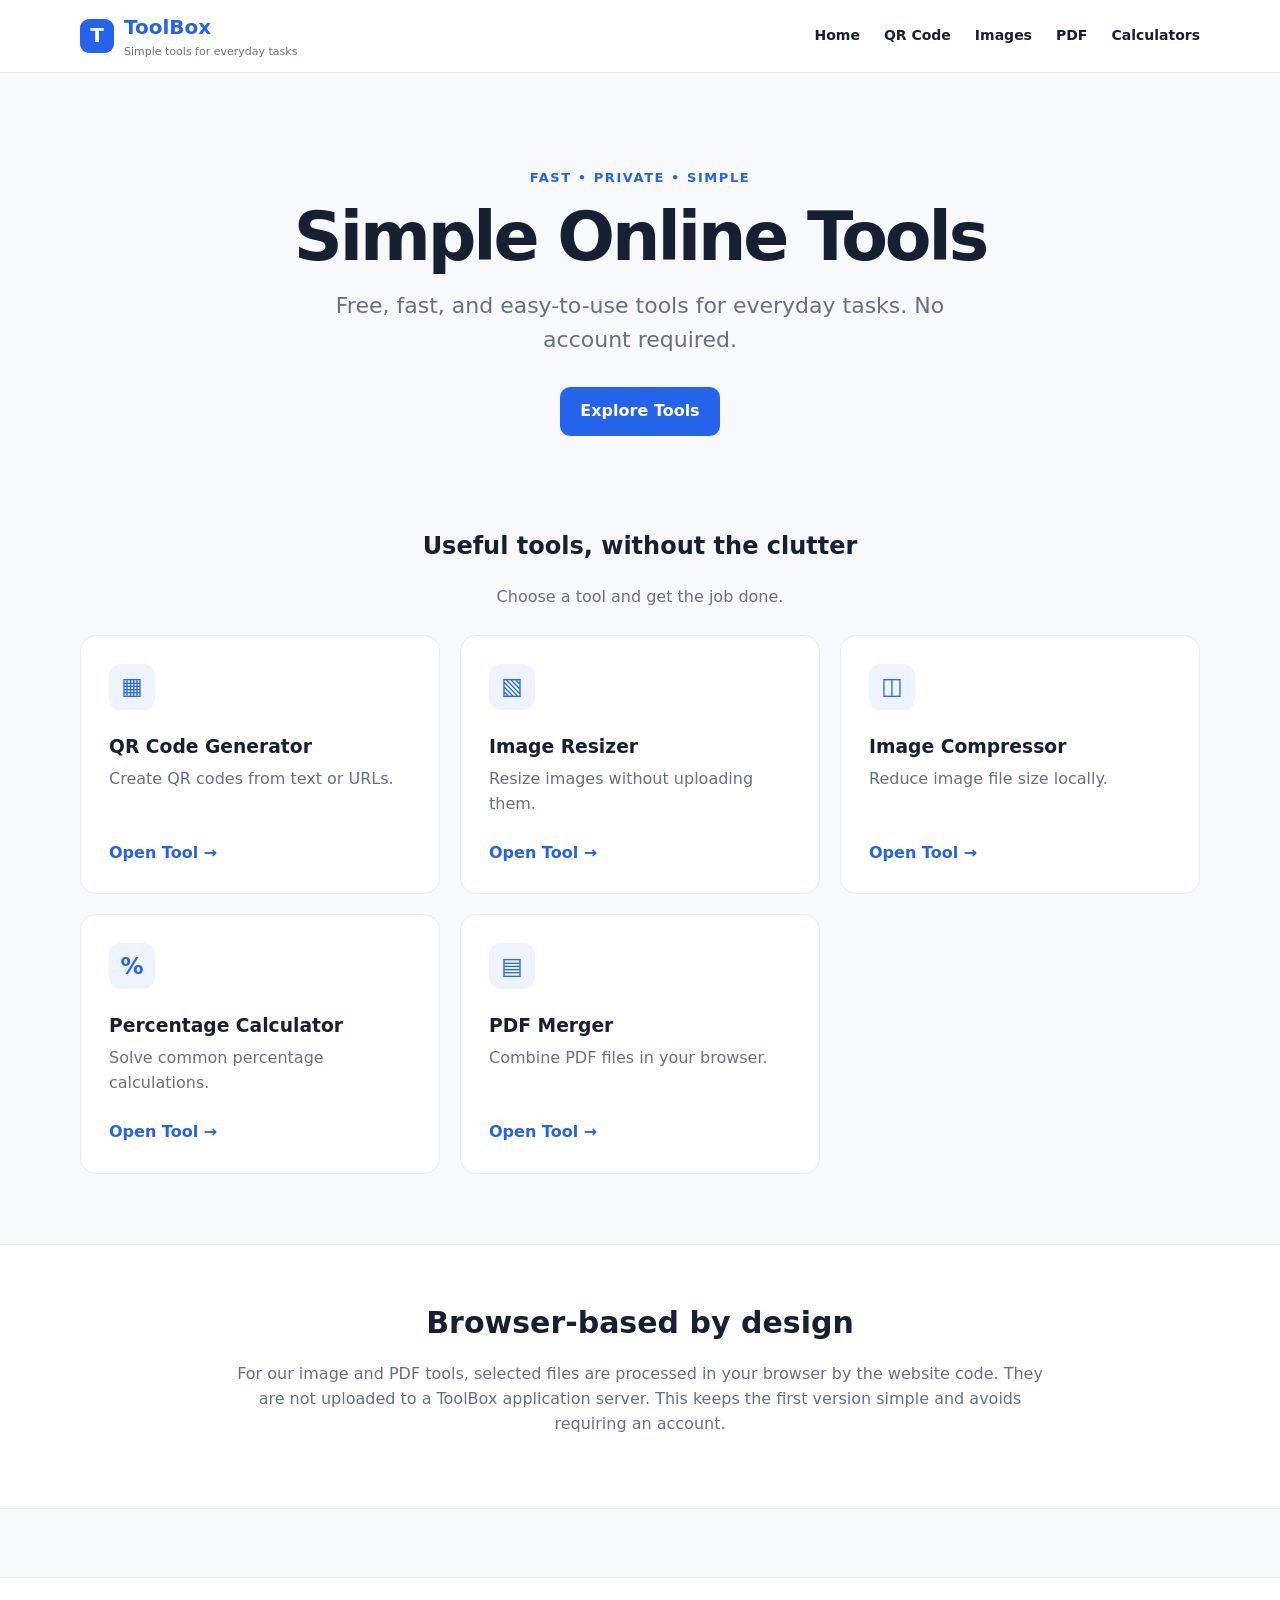
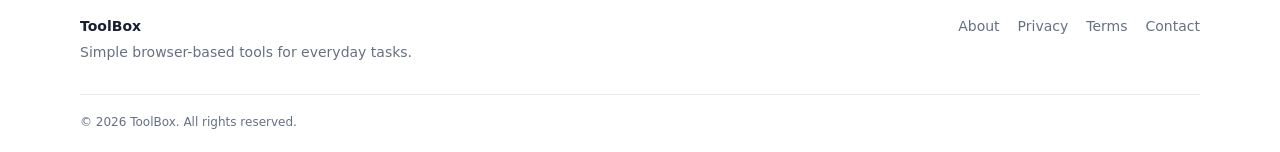
<file: index.html>
<!doctype html><html lang="en"><head><meta charset="utf-8"><meta name="viewport" content="width=device-width,initial-scale=1"><title>Simple Online Tools | ToolBox</title><meta name="description" content="Free, fast, browser-based tools for QR codes, images, percentages, and PDFs."><meta name="theme-color" content="#2563eb"><meta property="og:title" content="Simple Online Tools | ToolBox"><meta property="og:description" content="Free, fast, browser-based tools for QR codes, images, percentages, and PDFs."><meta property="og:type" content="website"><meta property="og:site_name" content="ToolBox"><link rel="icon" href="assets/icons/favicon.svg" type="image/svg+xml"><link rel="stylesheet" href="css/style.css"></head><body><header class="site-header"><div class="nav-wrap"><a class="brand" href="index.html"><span class="logo" aria-hidden="true">T</span><span>ToolBox<small>Simple tools for everyday tasks</small></span></a><button class="menu-btn" aria-label="Toggle navigation" aria-expanded="false">Menu</button><nav class="nav" aria-label="Main navigation"><a href="index.html">Home</a><a href="tools/qr.html">QR Code</a><a href="tools/image-resizer.html">Images</a><a href="tools/pdf-merger.html">PDF</a><a href="tools/percentage.html">Calculators</a></nav></div></header><main><section class="hero container"><span class="eyebrow">Fast • Private • Simple</span><h1>Simple Online Tools</h1><p>Free, fast, and easy-to-use tools for everyday tasks. No account required.</p><a class="btn" href="#tools">Explore Tools</a></section><section id="tools" class="container"><div class="section-head"><h2>Useful tools, without the clutter</h2><p>Choose a tool and get the job done.</p></div><div class="tool-grid"><a class="tool-card" href="tools/qr.html"><span class="icon">▦</span><h3>QR Code Generator</h3><p>Create QR codes from text or URLs.</p><strong>Open Tool →</strong></a><a class="tool-card" href="tools/image-resizer.html"><span class="icon">▧</span><h3>Image Resizer</h3><p>Resize images without uploading them.</p><strong>Open Tool →</strong></a><a class="tool-card" href="tools/image-compressor.html"><span class="icon">◫</span><h3>Image Compressor</h3><p>Reduce image file size locally.</p><strong>Open Tool →</strong></a><a class="tool-card" href="tools/percentage.html"><span class="icon">%</span><h3>Percentage Calculator</h3><p>Solve common percentage calculations.</p><strong>Open Tool →</strong></a><a class="tool-card" href="tools/pdf-merger.html"><span class="icon">▤</span><h3>PDF Merger</h3><p>Combine PDF files in your browser.</p><strong>Open Tool →</strong></a></div></section><section class="trust"><div class="container trust-inner"><h2>Browser-based by design</h2><p>For our image and PDF tools, selected files are processed in your browser by the website code. They are not uploaded to a ToolBox application server. This keeps the first version simple and avoids requiring an account.</p></div></section></main><footer><div class="container footer-grid"><div><strong>ToolBox</strong><p>Simple browser-based tools for everyday tasks.</p></div><nav aria-label="Footer"><a href="about.html">About</a><a href="privacy.html">Privacy</a><a href="terms.html">Terms</a><a href="contact.html">Contact</a></nav></div><div class="container copyright">© 2026 ToolBox. All rights reserved.</div></footer><script src="js/main.js"></script></body></html>
</file>
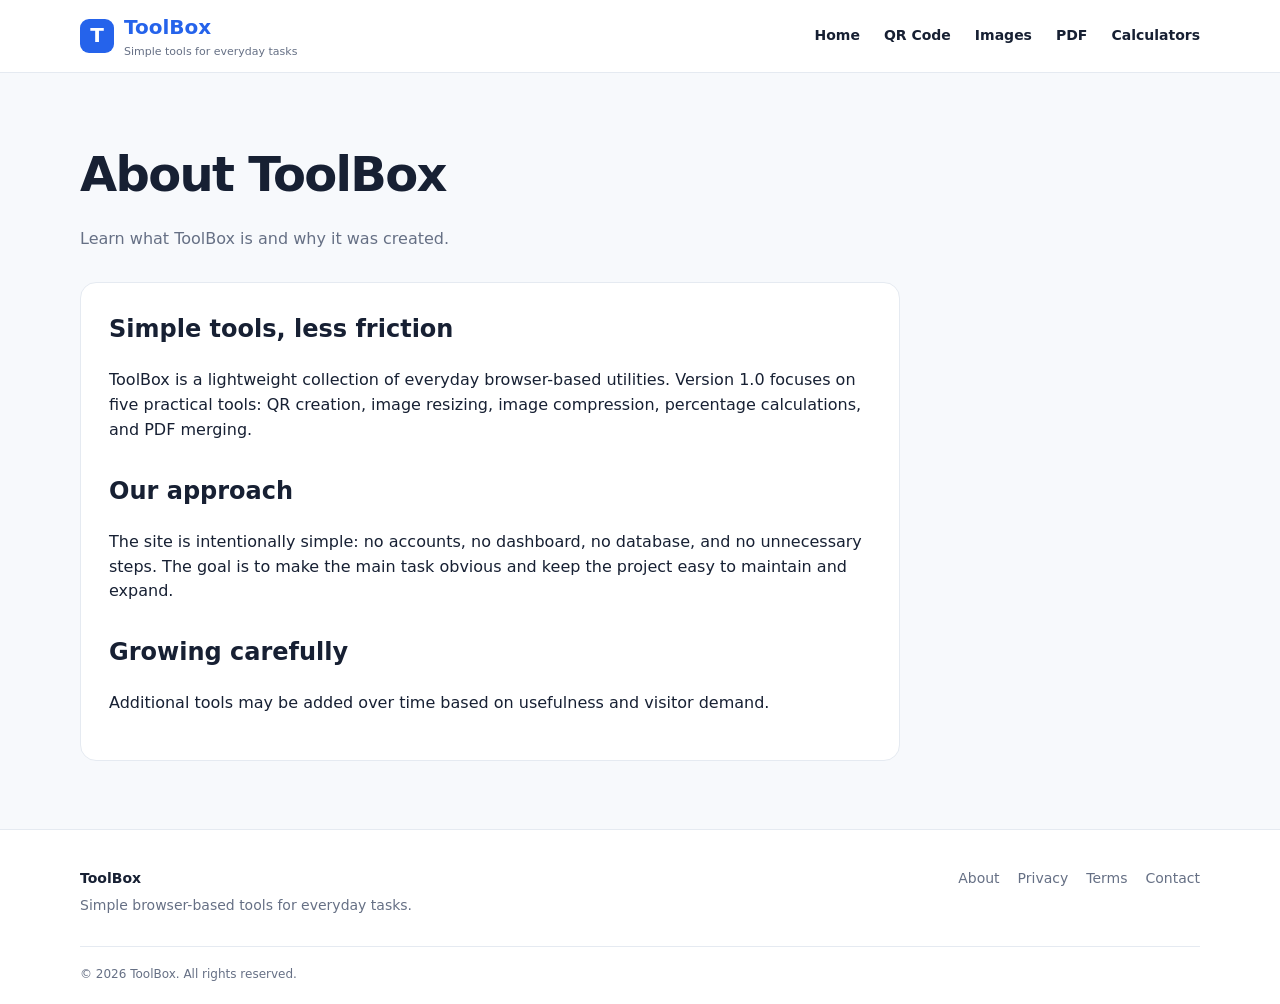
<file: about.html>
<!doctype html><html lang="en"><head><meta charset="utf-8"><meta name="viewport" content="width=device-width,initial-scale=1"><title>About ToolBox | ToolBox</title><meta name="description" content="Learn what ToolBox is and why it was created."><meta name="theme-color" content="#2563eb"><meta property="og:title" content="About ToolBox | ToolBox"><meta property="og:description" content="Learn what ToolBox is and why it was created."><meta property="og:type" content="website"><meta property="og:site_name" content="ToolBox"><link rel="icon" href="assets/icons/favicon.svg" type="image/svg+xml"><link rel="stylesheet" href="css/style.css"></head><body><header class="site-header"><div class="nav-wrap"><a class="brand" href="index.html"><span class="logo" aria-hidden="true">T</span><span>ToolBox<small>Simple tools for everyday tasks</small></span></a><button class="menu-btn" aria-label="Toggle navigation" aria-expanded="false">Menu</button><nav class="nav" aria-label="Main navigation"><a href="index.html">Home</a><a href="tools/qr.html">QR Code</a><a href="tools/image-resizer.html">Images</a><a href="tools/pdf-merger.html">PDF</a><a href="tools/percentage.html">Calculators</a></nav></div></header><main class="container content-page"><h1>About ToolBox</h1><p class="lead">Learn what ToolBox is and why it was created.</p><article class="content-card"><h2>Simple tools, less friction</h2><p>ToolBox is a lightweight collection of everyday browser-based utilities. Version 1.0 focuses on five practical tools: QR creation, image resizing, image compression, percentage calculations, and PDF merging.</p><h2>Our approach</h2><p>The site is intentionally simple: no accounts, no dashboard, no database, and no unnecessary steps. The goal is to make the main task obvious and keep the project easy to maintain and expand.</p><h2>Growing carefully</h2><p>Additional tools may be added over time based on usefulness and visitor demand.</p></article></main><footer><div class="container footer-grid"><div><strong>ToolBox</strong><p>Simple browser-based tools for everyday tasks.</p></div><nav aria-label="Footer"><a href="about.html">About</a><a href="privacy.html">Privacy</a><a href="terms.html">Terms</a><a href="contact.html">Contact</a></nav></div><div class="container copyright">© 2026 ToolBox. All rights reserved.</div></footer><script src="js/main.js"></script></body></html>
</file>
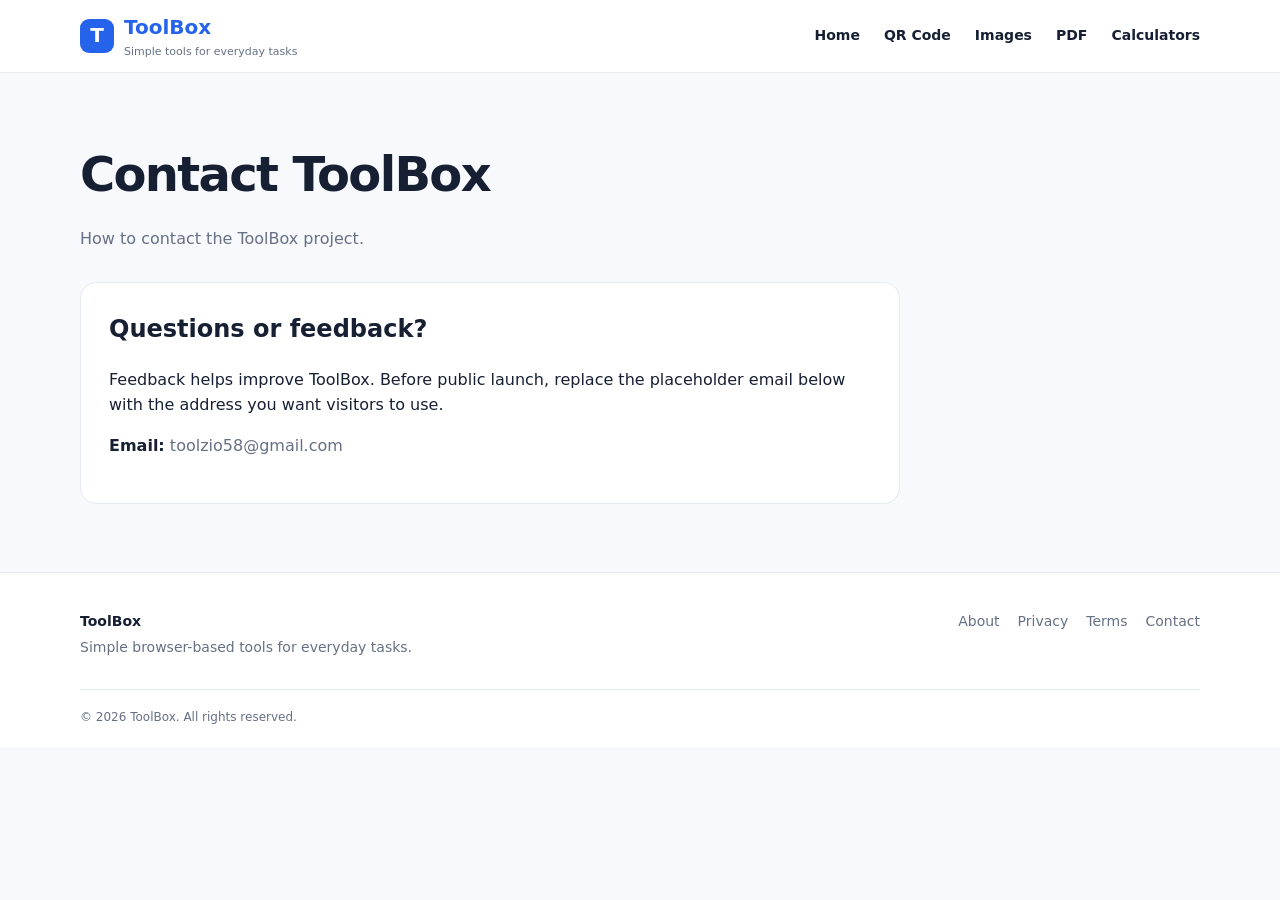
<file: contact.html>
<!doctype html><html lang="en"><head><meta charset="utf-8"><meta name="viewport" content="width=device-width,initial-scale=1"><title>Contact ToolBox | ToolBox</title><meta name="description" content="How to contact the ToolBox project."><meta name="theme-color" content="#2563eb"><meta property="og:title" content="Contact ToolBox | ToolBox"><meta property="og:description" content="How to contact the ToolBox project."><meta property="og:type" content="website"><meta property="og:site_name" content="ToolBox"><link rel="icon" href="assets/icons/favicon.svg" type="image/svg+xml"><link rel="stylesheet" href="css/style.css"></head><body><header class="site-header"><div class="nav-wrap"><a class="brand" href="index.html"><span class="logo" aria-hidden="true">T</span><span>ToolBox<small>Simple tools for everyday tasks</small></span></a><button class="menu-btn" aria-label="Toggle navigation" aria-expanded="false">Menu</button><nav class="nav" aria-label="Main navigation"><a href="index.html">Home</a><a href="tools/qr.html">QR Code</a><a href="tools/image-resizer.html">Images</a><a href="tools/pdf-merger.html">PDF</a><a href="tools/percentage.html">Calculators</a></nav></div></header><main class="container content-page"><h1>Contact ToolBox</h1><p class="lead">How to contact the ToolBox project.</p><article class="content-card"><h2>Questions or feedback?</h2><p>Feedback helps improve ToolBox. Before public launch, replace the placeholder email below with the address you want visitors to use.</p><p><strong>Email:</strong> <span class="muted">toolzio58@gmail.com</span></p></article></main><footer><div class="container footer-grid"><div><strong>ToolBox</strong><p>Simple browser-based tools for everyday tasks.</p></div><nav aria-label="Footer"><a href="about.html">About</a><a href="privacy.html">Privacy</a><a href="terms.html">Terms</a><a href="contact.html">Contact</a></nav></div><div class="container copyright">© 2026 ToolBox. All rights reserved.</div></footer><script src="js/main.js"></script></body></html>
</file>
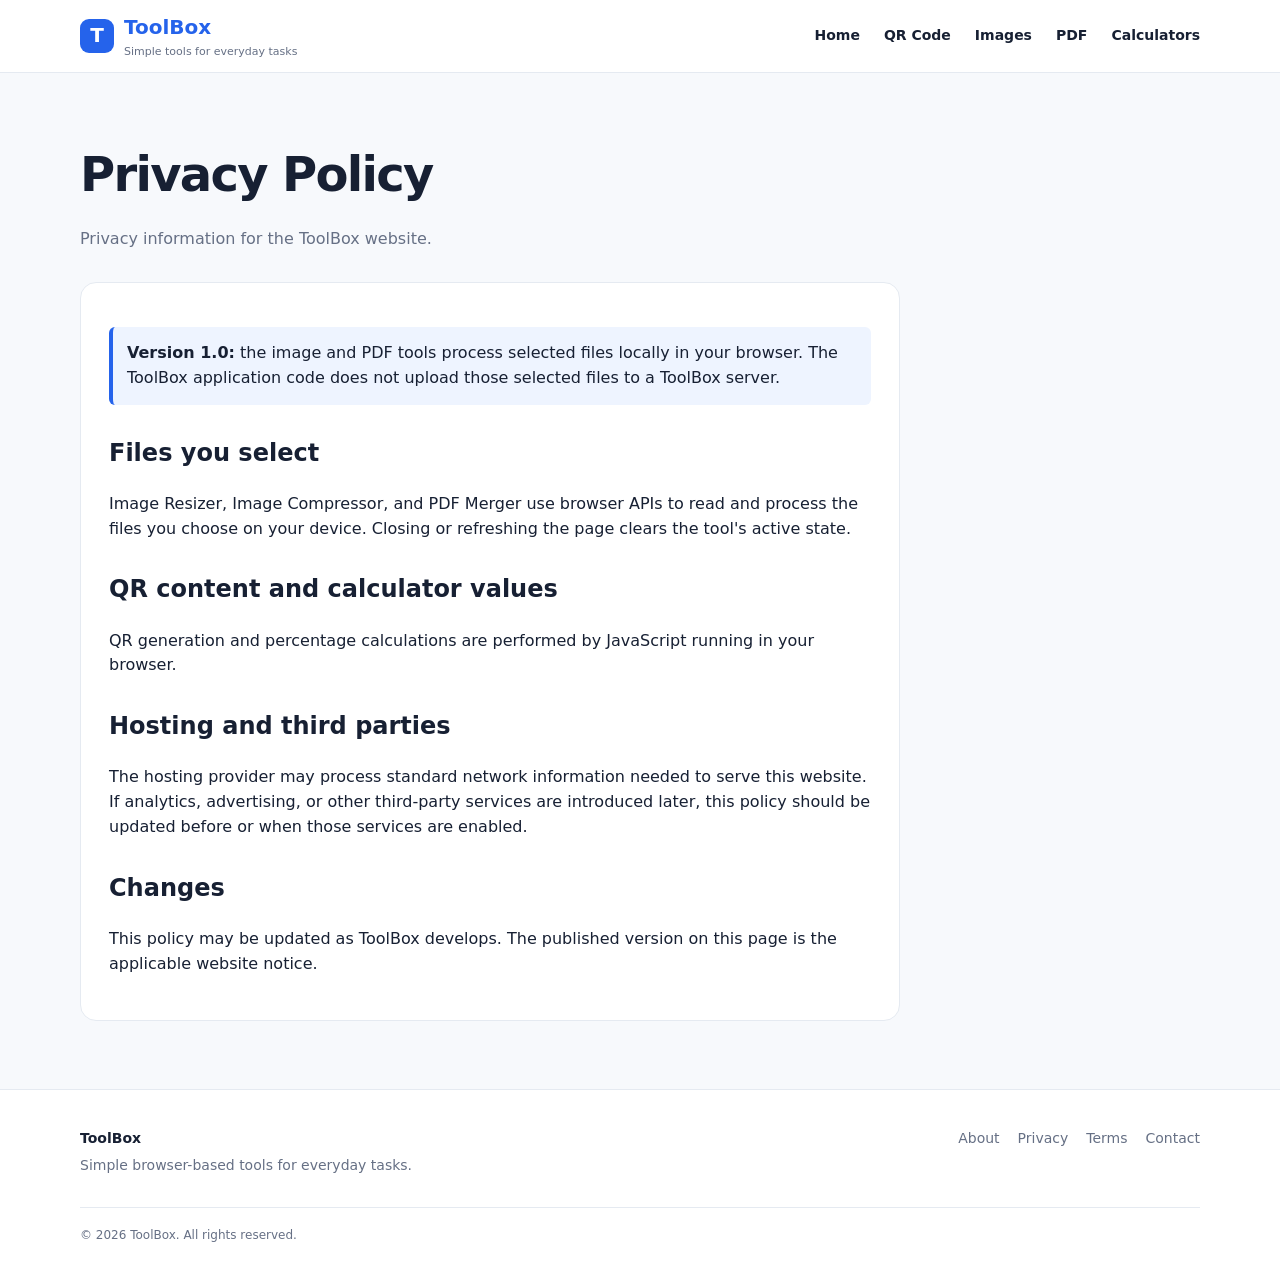
<file: privacy.html>
<!doctype html><html lang="en"><head><meta charset="utf-8"><meta name="viewport" content="width=device-width,initial-scale=1"><title>Privacy Policy | ToolBox</title><meta name="description" content="Privacy information for the ToolBox website."><meta name="theme-color" content="#2563eb"><meta property="og:title" content="Privacy Policy | ToolBox"><meta property="og:description" content="Privacy information for the ToolBox website."><meta property="og:type" content="website"><meta property="og:site_name" content="ToolBox"><link rel="icon" href="assets/icons/favicon.svg" type="image/svg+xml"><link rel="stylesheet" href="css/style.css"></head><body><header class="site-header"><div class="nav-wrap"><a class="brand" href="index.html"><span class="logo" aria-hidden="true">T</span><span>ToolBox<small>Simple tools for everyday tasks</small></span></a><button class="menu-btn" aria-label="Toggle navigation" aria-expanded="false">Menu</button><nav class="nav" aria-label="Main navigation"><a href="index.html">Home</a><a href="tools/qr.html">QR Code</a><a href="tools/image-resizer.html">Images</a><a href="tools/pdf-merger.html">PDF</a><a href="tools/percentage.html">Calculators</a></nav></div></header><main class="container content-page"><h1>Privacy Policy</h1><p class="lead">Privacy information for the ToolBox website.</p><article class="content-card"><p class="notice"><strong>Version 1.0:</strong> the image and PDF tools process selected files locally in your browser. The ToolBox application code does not upload those selected files to a ToolBox server.</p><h2>Files you select</h2><p>Image Resizer, Image Compressor, and PDF Merger use browser APIs to read and process the files you choose on your device. Closing or refreshing the page clears the tool's active state.</p><h2>QR content and calculator values</h2><p>QR generation and percentage calculations are performed by JavaScript running in your browser.</p><h2>Hosting and third parties</h2><p>The hosting provider may process standard network information needed to serve this website. If analytics, advertising, or other third-party services are introduced later, this policy should be updated before or when those services are enabled.</p><h2>Changes</h2><p>This policy may be updated as ToolBox develops. The published version on this page is the applicable website notice.</p></article></main><footer><div class="container footer-grid"><div><strong>ToolBox</strong><p>Simple browser-based tools for everyday tasks.</p></div><nav aria-label="Footer"><a href="about.html">About</a><a href="privacy.html">Privacy</a><a href="terms.html">Terms</a><a href="contact.html">Contact</a></nav></div><div class="container copyright">© 2026 ToolBox. All rights reserved.</div></footer><script src="js/main.js"></script></body></html>
</file>
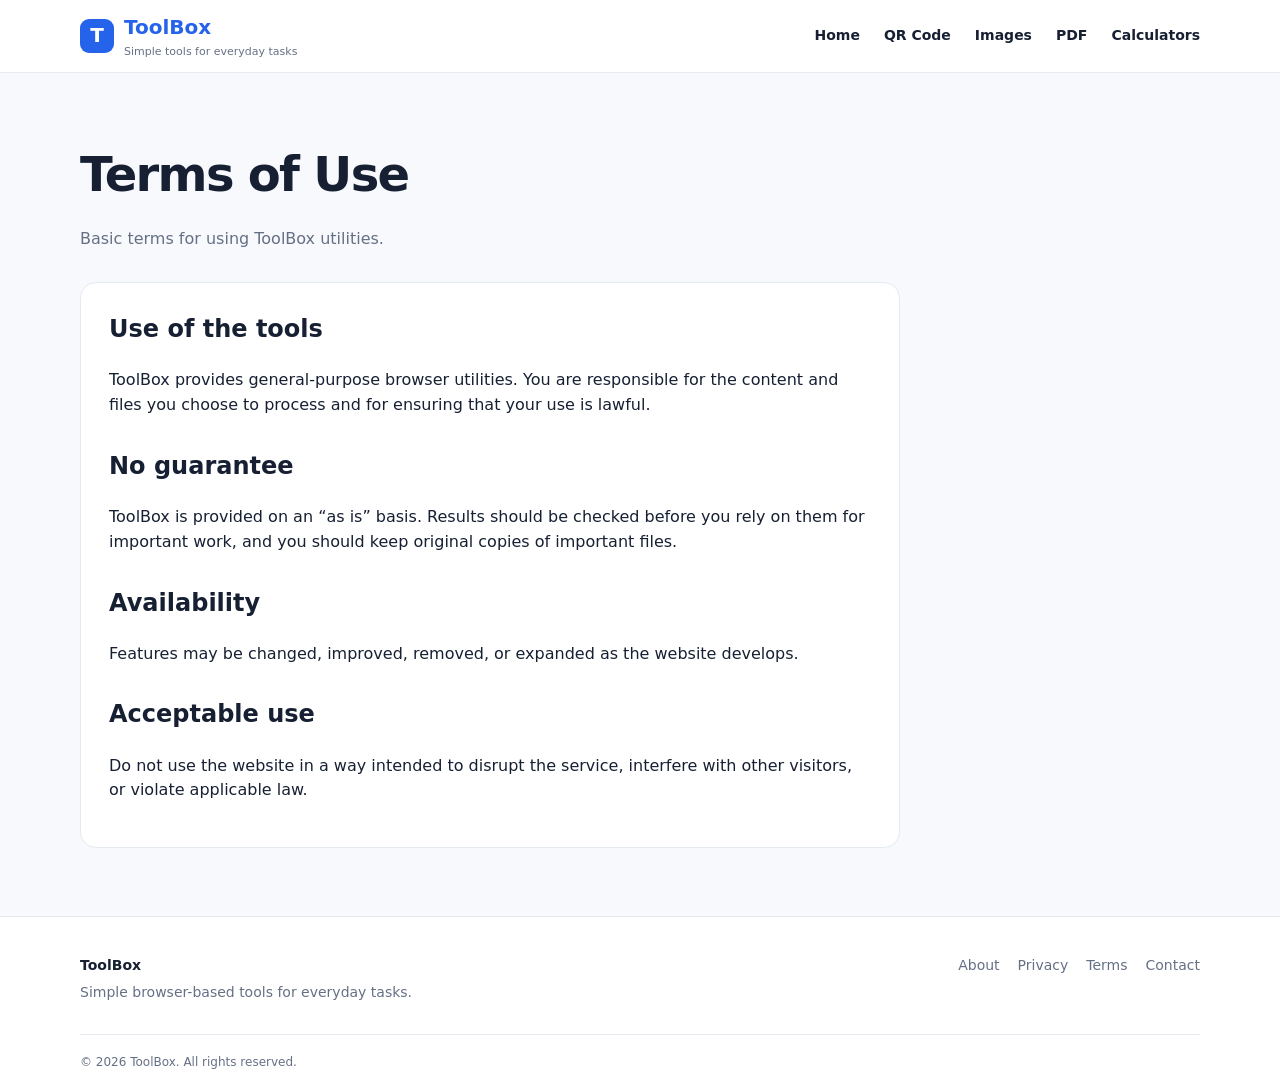
<file: terms.html>
<!doctype html><html lang="en"><head><meta charset="utf-8"><meta name="viewport" content="width=device-width,initial-scale=1"><title>Terms of Use | ToolBox</title><meta name="description" content="Basic terms for using ToolBox utilities."><meta name="theme-color" content="#2563eb"><meta property="og:title" content="Terms of Use | ToolBox"><meta property="og:description" content="Basic terms for using ToolBox utilities."><meta property="og:type" content="website"><meta property="og:site_name" content="ToolBox"><link rel="icon" href="assets/icons/favicon.svg" type="image/svg+xml"><link rel="stylesheet" href="css/style.css"></head><body><header class="site-header"><div class="nav-wrap"><a class="brand" href="index.html"><span class="logo" aria-hidden="true">T</span><span>ToolBox<small>Simple tools for everyday tasks</small></span></a><button class="menu-btn" aria-label="Toggle navigation" aria-expanded="false">Menu</button><nav class="nav" aria-label="Main navigation"><a href="index.html">Home</a><a href="tools/qr.html">QR Code</a><a href="tools/image-resizer.html">Images</a><a href="tools/pdf-merger.html">PDF</a><a href="tools/percentage.html">Calculators</a></nav></div></header><main class="container content-page"><h1>Terms of Use</h1><p class="lead">Basic terms for using ToolBox utilities.</p><article class="content-card"><h2>Use of the tools</h2><p>ToolBox provides general-purpose browser utilities. You are responsible for the content and files you choose to process and for ensuring that your use is lawful.</p><h2>No guarantee</h2><p>ToolBox is provided on an “as is” basis. Results should be checked before you rely on them for important work, and you should keep original copies of important files.</p><h2>Availability</h2><p>Features may be changed, improved, removed, or expanded as the website develops.</p><h2>Acceptable use</h2><p>Do not use the website in a way intended to disrupt the service, interfere with other visitors, or violate applicable law.</p></article></main><footer><div class="container footer-grid"><div><strong>ToolBox</strong><p>Simple browser-based tools for everyday tasks.</p></div><nav aria-label="Footer"><a href="about.html">About</a><a href="privacy.html">Privacy</a><a href="terms.html">Terms</a><a href="contact.html">Contact</a></nav></div><div class="container copyright">© 2026 ToolBox. All rights reserved.</div></footer><script src="js/main.js"></script></body></html>
</file>
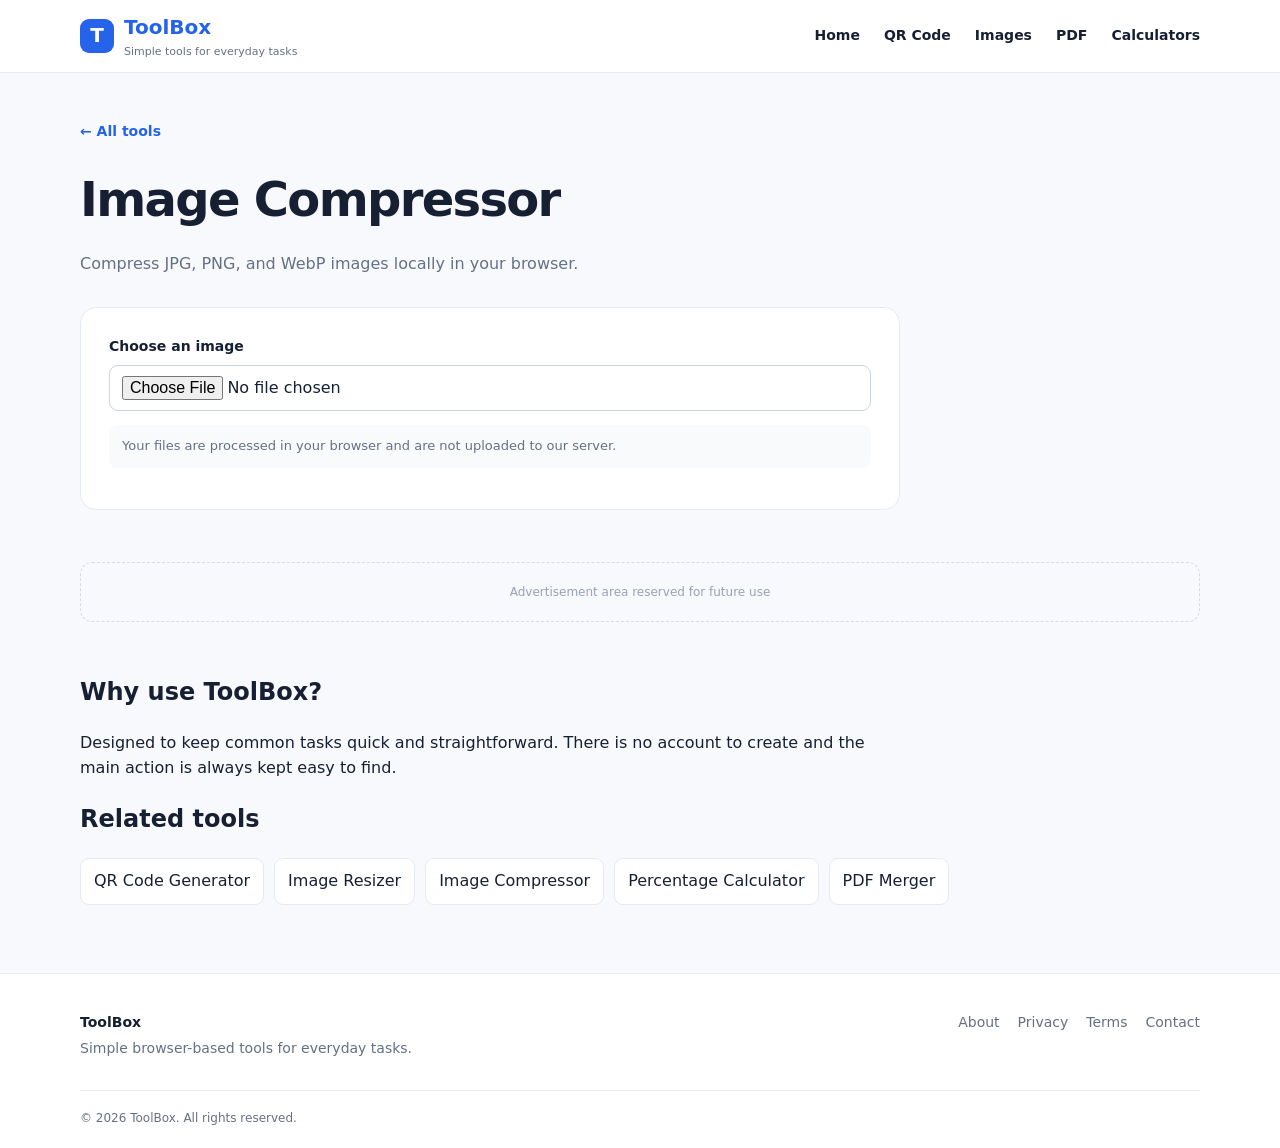
<file: tools/image-compressor.html>
<!doctype html><html lang="en"><head><meta charset="utf-8"><meta name="viewport" content="width=device-width,initial-scale=1"><title>Image Compressor | ToolBox</title><meta name="description" content="Compress JPG, PNG, and WebP images locally in your browser."><meta name="theme-color" content="#2563eb"><meta property="og:title" content="Image Compressor | ToolBox"><meta property="og:description" content="Compress JPG, PNG, and WebP images locally in your browser."><meta property="og:type" content="website"><meta property="og:site_name" content="ToolBox"><link rel="icon" href="../assets/icons/favicon.svg" type="image/svg+xml"><link rel="stylesheet" href="../css/style.css"></head><body><header class="site-header"><div class="nav-wrap"><a class="brand" href="../index.html"><span class="logo" aria-hidden="true">T</span><span>ToolBox<small>Simple tools for everyday tasks</small></span></a><button class="menu-btn" aria-label="Toggle navigation" aria-expanded="false">Menu</button><nav class="nav" aria-label="Main navigation"><a href="../index.html">Home</a><a href="../tools/qr.html">QR Code</a><a href="../tools/image-resizer.html">Images</a><a href="../tools/pdf-merger.html">PDF</a><a href="../tools/percentage.html">Calculators</a></nav></div></header><main class="container tool-page"><a class="back" href="../index.html">← All tools</a><h1>Image Compressor</h1><p class="lead">Compress JPG, PNG, and WebP images locally in your browser.</p><section class="tool-box"><div class="field"><label for="compressFile">Choose an image</label><input id="compressFile" type="file" accept="image/jpeg,image/png,image/webp"></div><p class="privacy-note">Your files are processed in your browser and are not uploaded to our server.</p><p id="compressMessage" class="message" role="status"></p><div id="compressControls" class="result" hidden><img id="compressPreview" class="preview" alt="Selected image preview"><div class="field"><label for="quality">Compression quality: <span id="qualityValue">75%</span></label><input id="quality" type="range" min="20" max="95" value="75"></div><div class="actions"><button id="compressButton">Compress Image</button><button id="compressReset" class="secondary">Reset</button></div><div id="compressResult" class="result" hidden><div class="stats"><div class="stat"><span>Original</span><strong id="originalSize"></strong></div><div class="stat"><span>Compressed</span><strong id="compressedSize"></strong></div><div class="stat"><span>Reduction</span><strong id="reduction"></strong></div></div><img id="compressedPreview" class="preview" alt="Compressed image preview"><div class="actions"><button id="compressDownload">Download Compressed Image</button></div></div></div></section><section class="ad-slot" aria-label="Reserved advertising area">Advertisement area reserved for future use</section><section class="learn"><h2>Why use ToolBox?</h2><p>Designed to keep common tasks quick and straightforward. There is no account to create and the main action is always kept easy to find.</p></section><section><h2>Related tools</h2><div class="related"><a href="qr.html">QR Code Generator</a><a href="image-resizer.html">Image Resizer</a><a href="image-compressor.html">Image Compressor</a><a href="percentage.html">Percentage Calculator</a><a href="pdf-merger.html">PDF Merger</a></div></section></main><footer><div class="container footer-grid"><div><strong>ToolBox</strong><p>Simple browser-based tools for everyday tasks.</p></div><nav aria-label="Footer"><a href="../about.html">About</a><a href="../privacy.html">Privacy</a><a href="../terms.html">Terms</a><a href="../contact.html">Contact</a></nav></div><div class="container copyright">© 2026 ToolBox. All rights reserved.</div></footer><script src="../js/main.js"></script><script src="../js/image-compressor.js"></script></body></html>
</file>
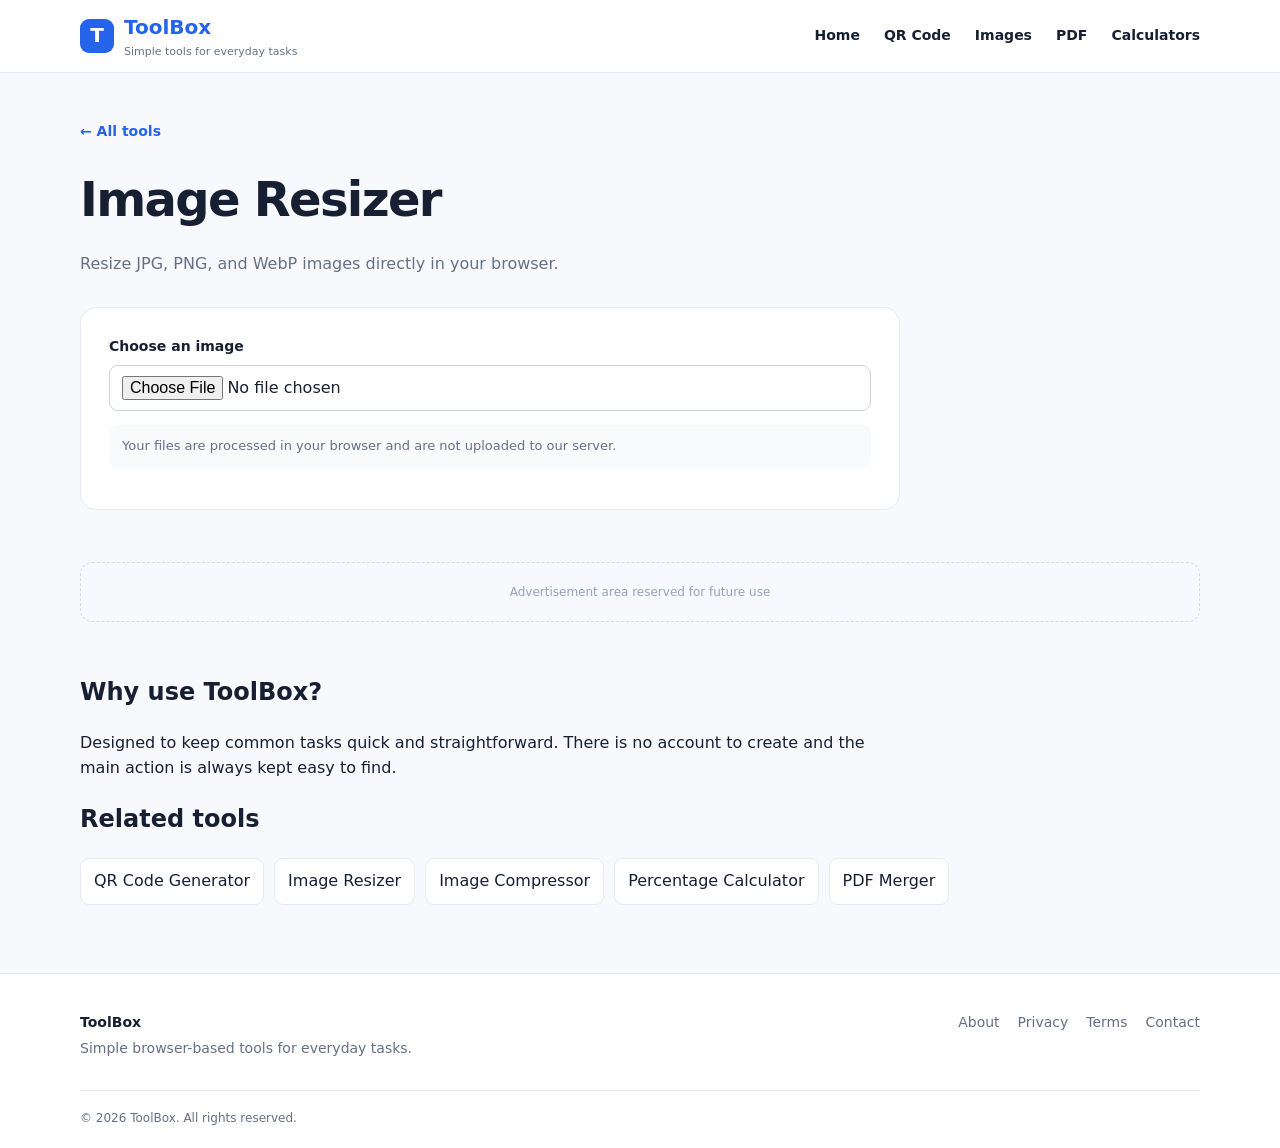
<file: tools/image-resizer.html>
<!doctype html><html lang="en"><head><meta charset="utf-8"><meta name="viewport" content="width=device-width,initial-scale=1"><title>Image Resizer | ToolBox</title><meta name="description" content="Resize JPG, PNG, and WebP images directly in your browser."><meta name="theme-color" content="#2563eb"><meta property="og:title" content="Image Resizer | ToolBox"><meta property="og:description" content="Resize JPG, PNG, and WebP images directly in your browser."><meta property="og:type" content="website"><meta property="og:site_name" content="ToolBox"><link rel="icon" href="../assets/icons/favicon.svg" type="image/svg+xml"><link rel="stylesheet" href="../css/style.css"></head><body><header class="site-header"><div class="nav-wrap"><a class="brand" href="../index.html"><span class="logo" aria-hidden="true">T</span><span>ToolBox<small>Simple tools for everyday tasks</small></span></a><button class="menu-btn" aria-label="Toggle navigation" aria-expanded="false">Menu</button><nav class="nav" aria-label="Main navigation"><a href="../index.html">Home</a><a href="../tools/qr.html">QR Code</a><a href="../tools/image-resizer.html">Images</a><a href="../tools/pdf-merger.html">PDF</a><a href="../tools/percentage.html">Calculators</a></nav></div></header><main class="container tool-page"><a class="back" href="../index.html">← All tools</a><h1>Image Resizer</h1><p class="lead">Resize JPG, PNG, and WebP images directly in your browser.</p><section class="tool-box"><div class="field"><label for="resizeFile">Choose an image</label><input id="resizeFile" type="file" accept="image/jpeg,image/png,image/webp"></div><p class="privacy-note">Your files are processed in your browser and are not uploaded to our server.</p><p id="resizeMessage" class="message" role="status"></p><div id="resizeControls" class="result" hidden><img id="resizePreview" class="preview" alt="Selected image preview"><p id="originalDimensions"></p><div class="form-grid"><div class="field"><label for="resizeWidth">Width (px)</label><input id="resizeWidth" type="number" min="1"></div><div class="field"><label for="resizeHeight">Height (px)</label><input id="resizeHeight" type="number" min="1"></div><label class="inline-check full"><input id="keepRatio" type="checkbox" checked> Maintain aspect ratio</label></div><div class="actions"><button id="resizeButton">Resize Image</button><button id="resizeReset" class="secondary">Reset</button></div><div id="resizeResult" class="result" hidden><img id="resizedPreview" class="preview" alt="Resized image preview"><div class="actions"><button id="resizeDownload">Download Resized Image</button></div></div></div></section><section class="ad-slot" aria-label="Reserved advertising area">Advertisement area reserved for future use</section><section class="learn"><h2>Why use ToolBox?</h2><p>Designed to keep common tasks quick and straightforward. There is no account to create and the main action is always kept easy to find.</p></section><section><h2>Related tools</h2><div class="related"><a href="qr.html">QR Code Generator</a><a href="image-resizer.html">Image Resizer</a><a href="image-compressor.html">Image Compressor</a><a href="percentage.html">Percentage Calculator</a><a href="pdf-merger.html">PDF Merger</a></div></section></main><footer><div class="container footer-grid"><div><strong>ToolBox</strong><p>Simple browser-based tools for everyday tasks.</p></div><nav aria-label="Footer"><a href="../about.html">About</a><a href="../privacy.html">Privacy</a><a href="../terms.html">Terms</a><a href="../contact.html">Contact</a></nav></div><div class="container copyright">© 2026 ToolBox. All rights reserved.</div></footer><script src="../js/main.js"></script><script src="../js/image-resizer.js"></script></body></html>
</file>
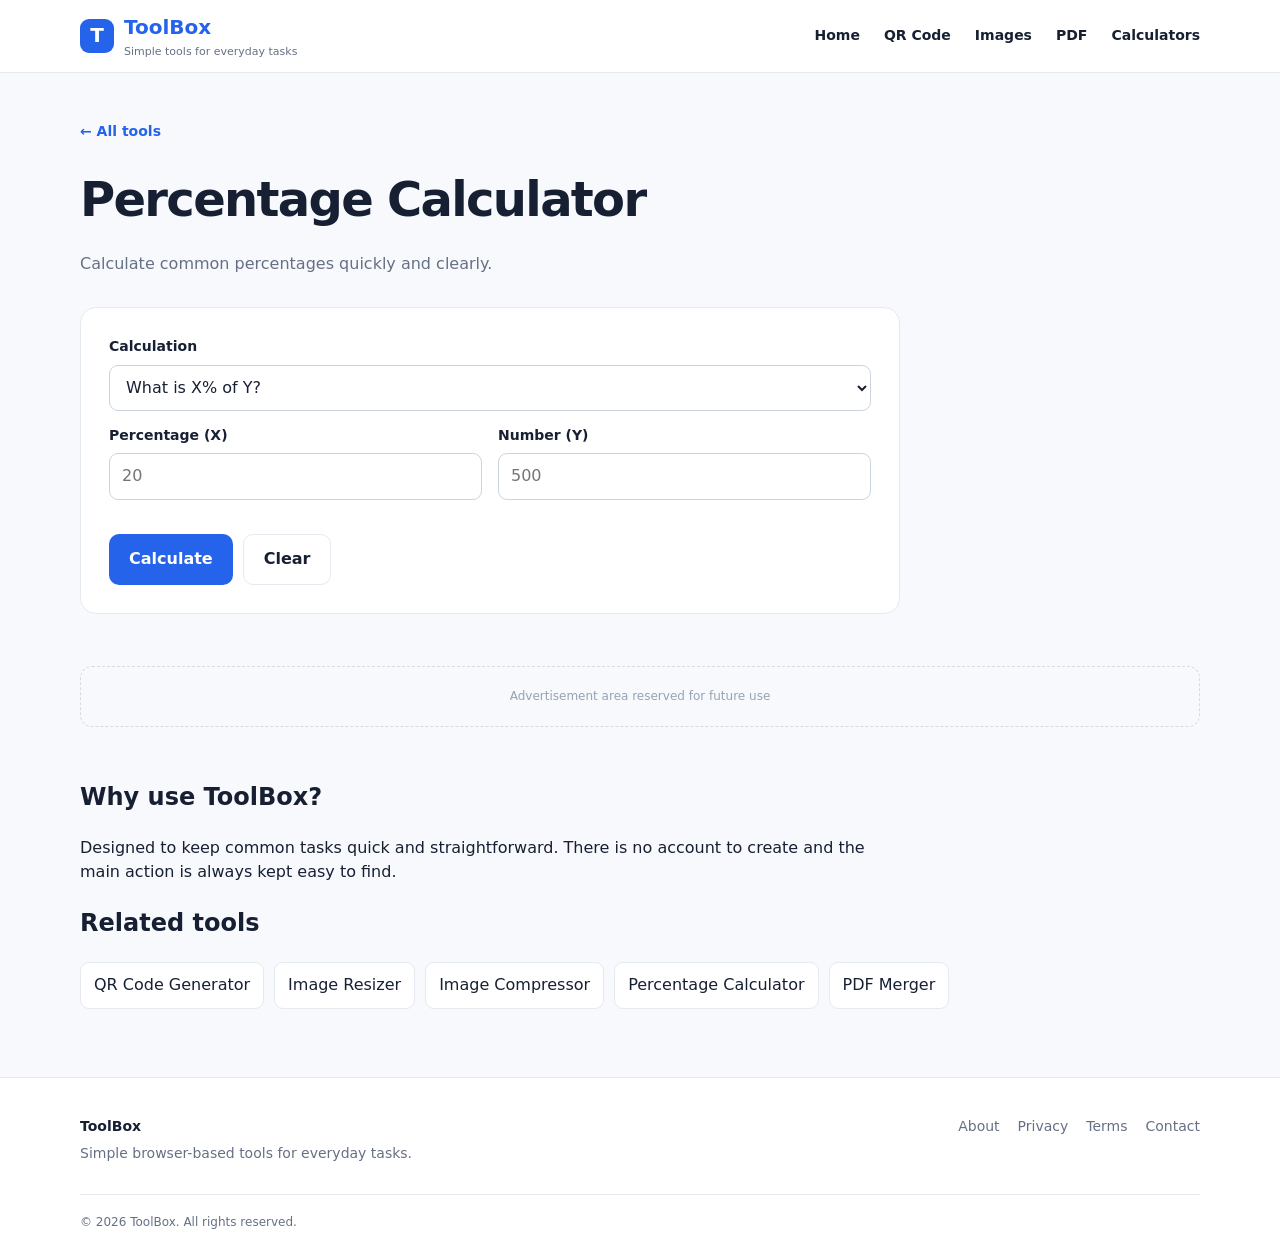
<file: tools/percentage.html>
<!doctype html><html lang="en"><head><meta charset="utf-8"><meta name="viewport" content="width=device-width,initial-scale=1"><title>Percentage Calculator | ToolBox</title><meta name="description" content="Calculate common percentages quickly and clearly."><meta name="theme-color" content="#2563eb"><meta property="og:title" content="Percentage Calculator | ToolBox"><meta property="og:description" content="Calculate common percentages quickly and clearly."><meta property="og:type" content="website"><meta property="og:site_name" content="ToolBox"><link rel="icon" href="../assets/icons/favicon.svg" type="image/svg+xml"><link rel="stylesheet" href="../css/style.css"></head><body><header class="site-header"><div class="nav-wrap"><a class="brand" href="../index.html"><span class="logo" aria-hidden="true">T</span><span>ToolBox<small>Simple tools for everyday tasks</small></span></a><button class="menu-btn" aria-label="Toggle navigation" aria-expanded="false">Menu</button><nav class="nav" aria-label="Main navigation"><a href="../index.html">Home</a><a href="../tools/qr.html">QR Code</a><a href="../tools/image-resizer.html">Images</a><a href="../tools/pdf-merger.html">PDF</a><a href="../tools/percentage.html">Calculators</a></nav></div></header><main class="container tool-page"><a class="back" href="../index.html">← All tools</a><h1>Percentage Calculator</h1><p class="lead">Calculate common percentages quickly and clearly.</p><section class="tool-box"><div class="field"><label for="calcType">Calculation</label><select id="calcType"><option value="of">What is X% of Y?</option><option value="what">X is what percent of Y?</option><option value="increase">Percentage increase</option><option value="decrease">Percentage decrease</option><option value="add">Add percentage</option><option value="subtract">Subtract percentage</option></select></div><div class="form-grid"><div class="field"><label id="labelA" for="valueA">Percentage (X)</label><input id="valueA" type="number" step="any" placeholder="20"></div><div class="field"><label id="labelB" for="valueB">Number (Y)</label><input id="valueB" type="number" step="any" placeholder="500"></div></div><div class="actions"><button id="calculate">Calculate</button><button id="calcReset" class="secondary">Clear</button></div><p id="calcMessage" class="message" role="status"></p><div id="calcResult" class="result" hidden><div id="calcAnswer" class="calc-result"></div></div></section><section class="ad-slot" aria-label="Reserved advertising area">Advertisement area reserved for future use</section><section class="learn"><h2>Why use ToolBox?</h2><p>Designed to keep common tasks quick and straightforward. There is no account to create and the main action is always kept easy to find.</p></section><section><h2>Related tools</h2><div class="related"><a href="qr.html">QR Code Generator</a><a href="image-resizer.html">Image Resizer</a><a href="image-compressor.html">Image Compressor</a><a href="percentage.html">Percentage Calculator</a><a href="pdf-merger.html">PDF Merger</a></div></section></main><footer><div class="container footer-grid"><div><strong>ToolBox</strong><p>Simple browser-based tools for everyday tasks.</p></div><nav aria-label="Footer"><a href="../about.html">About</a><a href="../privacy.html">Privacy</a><a href="../terms.html">Terms</a><a href="../contact.html">Contact</a></nav></div><div class="container copyright">© 2026 ToolBox. All rights reserved.</div></footer><script src="../js/main.js"></script><script src="../js/percentage-calculator.js"></script></body></html>
</file>
<file: css/style.css>
:root{--accent:#2563eb;--accent2:#1d4ed8;--ink:#172033;--muted:#667085;--line:#e5eaf1;--bg:#f7f9fc;--danger:#b42318;--success:#067647}*{box-sizing:border-box}html{scroll-behavior:smooth}body{margin:0;font:16px/1.55 Inter,ui-sans-serif,system-ui,-apple-system,"Segoe UI",sans-serif;color:var(--ink);background:var(--bg)}a{color:inherit}.container{width:min(1120px,calc(100% - 32px));margin:auto}.site-header{position:sticky;top:0;z-index:20;background:rgba(255,255,255,.96);border-bottom:1px solid var(--line)}.nav-wrap{width:min(1120px,calc(100% - 32px));min-height:72px;margin:auto;display:flex;align-items:center;gap:24px}.brand{display:flex;align-items:center;gap:10px;color:var(--accent);font-size:20px;font-weight:850;text-decoration:none}.brand small{display:block;color:var(--muted);font-size:11px;font-weight:500}.logo{width:34px;height:34px;display:grid;place-items:center;border-radius:9px;background:var(--accent);color:#fff}.nav{margin-left:auto;display:flex;gap:24px}.nav a{text-decoration:none;font-size:14px;font-weight:700}.nav a:hover{color:var(--accent)}.menu-btn{display:none;margin-left:auto}.hero{text-align:center;padding:92px 0 72px}.hero .eyebrow{color:var(--accent);font-size:13px;font-weight:850;text-transform:uppercase;letter-spacing:.12em}.hero h1{font-size:clamp(40px,7vw,68px);line-height:1.02;letter-spacing:-.045em;margin:12px 0 18px}.hero p{max-width:660px;margin:0 auto 30px;color:var(--muted);font-size:clamp(18px,2.5vw,22px)}.btn,button{border:0;border-radius:10px;min-height:46px;padding:12px 20px;background:var(--accent);color:#fff;font:inherit;font-weight:750;text-decoration:none;display:inline-flex;align-items:center;justify-content:center;cursor:pointer}.btn:hover,button:hover{background:var(--accent2)}button.secondary{background:#fff;color:var(--ink);border:1px solid var(--line)}input:focus,select:focus,textarea:focus,button:focus,a:focus{outline:3px solid #bfdbfe;outline-offset:2px}.section-head{text-align:center;margin-bottom:25px}.section-head p,.lead,.muted{color:var(--muted)}.tool-grid{display:grid;grid-template-columns:repeat(3,1fr);gap:20px;padding-bottom:70px}.tool-card{display:flex;flex-direction:column;min-height:230px;padding:28px;background:#fff;border:1px solid var(--line);border-radius:16px;text-decoration:none;transition:.15s transform,.15s border-color}.tool-card:hover{transform:translateY(-2px);border-color:#b8c8ee}.icon{width:46px;height:46px;display:grid;place-items:center;border-radius:12px;background:#edf3ff;color:var(--accent);font-size:23px;font-weight:850}.tool-card h3{margin:22px 0 6px}.tool-card p{margin:0;color:var(--muted);flex:1}.tool-card strong{margin-top:24px;color:var(--accent)}.trust{background:#fff;border-block:1px solid var(--line);padding:55px 0}.trust-inner{max-width:820px;text-align:center}.trust h2{font-size:30px;margin:0 0 10px}.trust p{color:var(--muted)}footer{margin-top:68px;padding:38px 0 20px;background:#fff;border-top:1px solid var(--line);color:var(--muted);font-size:14px}.footer-grid{display:flex;justify-content:space-between;gap:30px}.footer-grid strong{color:var(--ink)}.footer-grid p{margin:5px 0}.footer-grid nav{display:flex;flex-wrap:wrap;gap:18px}.footer-grid a{text-decoration:none}.copyright{margin-top:25px;padding-top:18px;border-top:1px solid var(--line);font-size:12px}.tool-page,.content-page{padding-top:46px}.tool-page>h1,.content-page>h1{font-size:clamp(32px,5vw,48px);letter-spacing:-.035em;margin:18px 0 4px}.back{font-size:14px;color:var(--accent);font-weight:700;text-decoration:none}.tool-box,.content-card{max-width:820px;margin:30px 0;padding:28px;background:#fff;border:1px solid var(--line);border-radius:16px}.content-card h2{margin-top:30px}.content-card h2:first-child{margin-top:0}.form-grid{display:grid;grid-template-columns:1fr 1fr;gap:16px}.field{display:grid;gap:7px;margin-bottom:14px}.full{grid-column:1/-1}label{font-size:14px;font-weight:750}input,select,textarea{width:100%;min-height:46px;padding:10px 12px;border:1px solid #ccd4e0;border-radius:9px;background:#fff;color:var(--ink);font:inherit}textarea{min-height:105px;resize:vertical}input[type=color]{padding:5px}input[type=range]{padding:0}.options{border:1px solid var(--line);border-radius:9px;padding:12px}.options summary{cursor:pointer;font-weight:750}.options .form-grid{margin-top:14px}.actions{display:flex;gap:10px;flex-wrap:wrap;margin-top:20px}.privacy-note{font-size:13px;color:var(--muted);padding:11px 13px;background:#f8fafc;border-radius:8px}.message{display:none;margin:15px 0 0;padding:11px 13px;border-radius:8px;background:#f1f5f9;color:var(--muted)}.message.show{display:block}.message.error{background:#fff1f0;color:var(--danger)}.message.success{background:#ecfdf3;color:var(--success)}.result{margin-top:24px;padding-top:24px;border-top:1px solid var(--line)}.result[hidden]{display:none}.preview{max-width:100%;max-height:420px;display:block;border:1px solid var(--line);border-radius:10px}.qr-output{display:grid;place-items:center;padding:24px;background:#fafbfd;border:1px dashed #ccd4e0;border-radius:12px;overflow:auto}.stats{display:grid;grid-template-columns:repeat(3,1fr);gap:10px;margin:16px 0}.stat{padding:12px;background:#f8fafc;border:1px solid var(--line);border-radius:10px}.stat span{display:block;color:var(--muted);font-size:12px}.stat strong{font-size:18px}.inline-check{display:flex;gap:9px;align-items:center}.inline-check input{width:auto;min-height:auto}.calc-result{padding:18px;border-radius:10px;background:#f4f7ff;color:var(--accent);font-size:24px;font-weight:850}.file-list{list-style:none;padding:0;display:grid;gap:8px}.file-item{display:flex;align-items:center;gap:8px;padding:10px;border:1px solid var(--line);border-radius:9px}.file-item span{flex:1;overflow:hidden;text-overflow:ellipsis;white-space:nowrap}.file-item button{min-height:36px;padding:7px 10px;font-size:13px}.ad-slot{margin:52px 0;padding:20px;border:1px dashed #d5dae3;border-radius:12px;color:#98a2b3;text-align:center;font-size:12px}.learn{max-width:820px}.related{display:flex;flex-wrap:wrap;gap:10px}.related a{padding:10px 13px;background:#fff;border:1px solid var(--line);border-radius:9px;text-decoration:none}.notice{max-width:820px;padding:14px;border-left:4px solid var(--accent);background:#eef4ff;border-radius:6px}.not-found{text-align:center;padding:110px 0}.not-found .code{font-size:80px;font-weight:900;color:var(--accent)}
@media(max-width:800px){.tool-grid{grid-template-columns:repeat(2,1fr)}.menu-btn{display:inline-flex;min-height:40px;padding:8px 12px;background:#fff;color:var(--ink);border:1px solid var(--line)}.nav{display:none;position:absolute;top:72px;left:0;right:0;padding:18px 16px;background:#fff;border-bottom:1px solid var(--line);flex-direction:column;align-items:flex-start}.nav.open{display:flex}.hero{padding:70px 0 55px}}
@media(max-width:520px){.container,.nav-wrap{width:min(100% - 24px,1120px)}.brand small{display:none}.tool-grid,.form-grid,.stats{grid-template-columns:1fr}.full{grid-column:auto}.tool-box,.content-card{padding:20px}.actions>*{width:100%}.footer-grid{flex-direction:column}.file-item{flex-wrap:wrap}.file-item span{width:100%;flex-basis:100%}}
</file>
